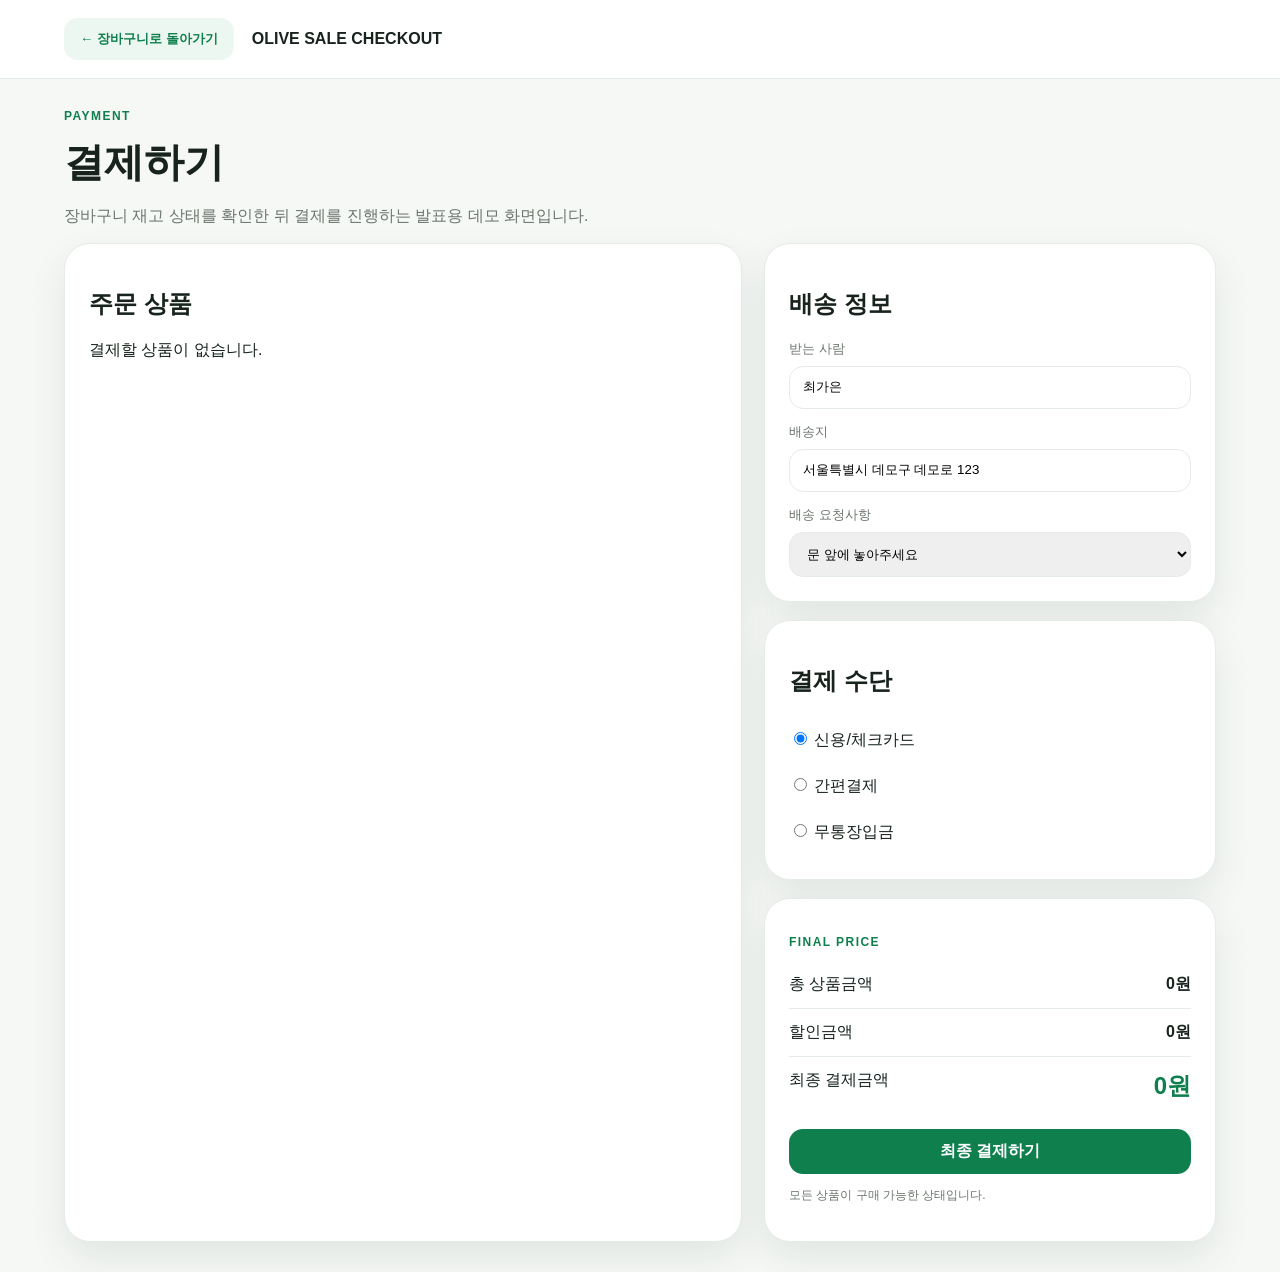
<file: checkout.html>
<!DOCTYPE html>
<html lang="ko">
<head>
  <meta charset="UTF-8" />
  <meta name="viewport" content="width=device-width, initial-scale=1.0" />
  <title>결제 화면</title>
  <style>
    *{box-sizing:border-box} body{margin:0;font-family:"Pretendard","Noto Sans KR",Arial,sans-serif;background:#f6f8f6;color:#17231c}
    .header{background:#fff;border-bottom:1px solid #e5ebe6;padding:18px 5%;display:flex;gap:18px;align-items:center}
    button{font-family:inherit;cursor:pointer;border:0;border-radius:14px;padding:12px 16px;font-weight:900}
    .back{background:#edf7f1;color:#0f7f4e}.container{width:min(1160px,90%);margin:30px auto}.kicker{color:#0f7f4e;font-size:12px;font-weight:900;letter-spacing:.12em}
    h1{font-size:40px;margin:0 0 8px}.desc{color:#6b756d}.layout{display:grid;grid-template-columns:1.2fr .8fr;gap:22px}
    .side{display:grid;gap:18px;align-content:start}.card{background:white;border-radius:26px;padding:24px;box-shadow:0 16px 38px rgba(23,55,35,.09);border:1px solid #e5ebe6}
    .items{display:grid;gap:14px;margin-top:16px}.item{display:grid;grid-template-columns:82px 1fr auto;gap:14px;align-items:center;border:1px solid #e5ebe6;border-radius:20px;padding:14px}
    .item img{width:82px;height:82px;border-radius:16px;object-fit:cover}.brand{color:#6b756d;font-size:13px}.badges{display:flex;gap:7px;margin-top:8px;flex-wrap:wrap}.badge{padding:6px 9px;border-radius:999px;background:#edf7f1;color:#0f7f4e;font-size:12px;font-weight:900}.risk{background:#ffe3e3;color:#e03131}.soldout{background:#e7e7e7;color:#555}
    .input{display:grid;gap:8px;margin-top:14px}.input label{color:#6b756d;font-size:13px}.input input,.input select{border:1px solid #e5ebe6;border-radius:14px;padding:13px}
    .pay{display:block;padding:12px 0}.price-line{display:flex;justify-content:space-between;padding:13px 0;border-bottom:1px solid #e5ebe6}.price-line.total{border:0}.price-line.total strong{font-size:24px;color:#0f7f4e}
    .checkout{width:100%;background:#0f7f4e;color:#fff;margin-top:14px;font-size:16px}.note{color:#6b756d;font-size:12px;line-height:1.6}.modal.hidden{display:none}.modal{position:fixed;inset:0;background:rgba(0,0,0,.48);display:grid;place-items:center}.modal-card{width:min(460px,90vw);background:#fff;border-radius:28px;padding:28px;text-align:center}
    @media(max-width:900px){.layout{grid-template-columns:1fr}.item{grid-template-columns:1fr}.item img{width:100%;height:180px}}
  </style>
</head>
<body>
  <header class="header"><button class="back" onclick="history.back()">← 장바구니로 돌아가기</button><strong>OLIVE SALE CHECKOUT</strong></header>
  <main class="container">
    <section><p class="kicker">PAYMENT</p><h1>결제하기</h1><p class="desc">장바구니 재고 상태를 확인한 뒤 결제를 진행하는 발표용 데모 화면입니다.</p></section>
    <section class="layout">
      <section class="card"><h2>주문 상품</h2><div id="checkoutItems" class="items"></div></section>
      <aside class="side">
        <section class="card"><h2>배송 정보</h2><div class="input"><label>받는 사람</label><input value="최가은" /></div><div class="input"><label>배송지</label><input value="서울특별시 데모구 데모로 123" /></div><div class="input"><label>배송 요청사항</label><select><option>문 앞에 놓아주세요</option><option>배송 전 연락주세요</option></select></div></section>
        <section class="card"><h2>결제 수단</h2><label class="pay"><input type="radio" name="pay" checked /> 신용/체크카드</label><label class="pay"><input type="radio" name="pay" /> 간편결제</label><label class="pay"><input type="radio" name="pay" /> 무통장입금</label></section>
        <section class="card"><p class="kicker">FINAL PRICE</p><div class="price-line"><span>총 상품금액</span><strong id="checkoutOriginal">0원</strong></div><div class="price-line"><span>할인금액</span><strong id="checkoutDiscount">0원</strong></div><div class="price-line total"><span>최종 결제금액</span><strong id="checkoutFinal">0원</strong></div><button class="checkout" onclick="completePayment()">최종 결제하기</button><p id="riskWarning" class="note"></p></section>
      </aside>
    </section>
  </main>
  <div id="paymentModal" class="modal hidden"><div class="modal-card"><h2>결제 요청 완료</h2><p>실제 결제는 발생하지 않는 발표용 데모입니다.</p><button class="checkout" onclick="location.href='index.html'">장바구니로 돌아가기</button></div></div>
  <script>
    function formatPrice(v){return `${Number(v||0).toLocaleString("ko-KR")}원`}
    const items=JSON.parse(sessionStorage.getItem("checkoutItems")||"[]"); const box=document.getElementById("checkoutItems"); let total=0, original=0, risk=0, sold=0;
    if(!items.length){box.innerHTML='<div>결제할 상품이 없습니다.</div>'}else{box.innerHTML="";items.forEach(item=>{const s=Number(item.stock_qty); if(s<=0)sold++; else if(s<10)risk++; if(s>0){total+=Number(item.price||0)*Number(item.quantity||1); original+=Number(item.originalPrice||0)*Number(item.quantity||1)} const div=document.createElement("div"); div.className="item"; div.innerHTML=`<img src="${item.image}" alt="${item.name}" /><div><div class="brand">${item.brand}</div><strong>${item.product_name||item.name}</strong><div class="badges"><span class="badge">${item.category}</span><span class="badge ${s<=0?"soldout":s<10?"risk":""}">${s<=0?"품절 제외":s<10?"품절 위험":"구매 가능"}</span></div></div><strong>${s<=0?"품절":formatPrice(item.price)}</strong>`; box.appendChild(div)})}
    document.getElementById("checkoutOriginal").textContent=formatPrice(original); document.getElementById("checkoutDiscount").textContent=formatPrice(original-total); document.getElementById("checkoutFinal").textContent=formatPrice(total);
    document.getElementById("riskWarning").textContent=sold>0?`품절 상품 ${sold}개는 결제 금액에서 제외되었습니다.`:risk>0?`품절 위험 상품 ${risk}개가 포함되어 있습니다. 결제 전 재고 확인을 권장합니다.`:"모든 상품이 구매 가능한 상태입니다.";
    function completePayment(){document.getElementById("paymentModal").classList.remove("hidden")}
  </script>
</body>
</html>
</file>
